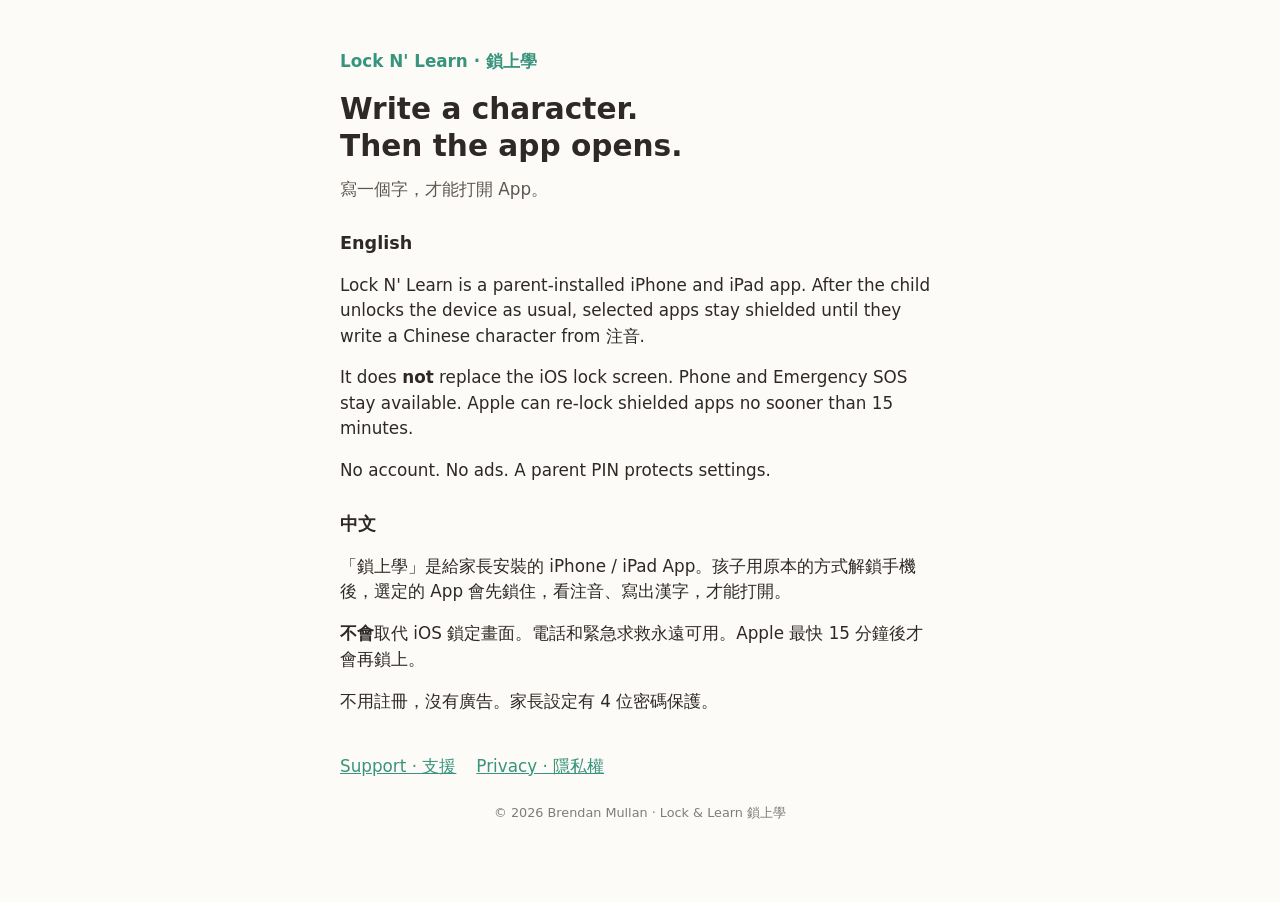
<file: index.html>
<!DOCTYPE html>
<html lang="en">
<head>
  <meta charset="utf-8">
  <meta name="viewport" content="width=device-width, initial-scale=1">
  <title>Lock N' Learn · 鎖上學</title>
  <link rel="stylesheet" href="style.css">
</head>
<body>
  <header>
    <p class="mark">Lock N' Learn · 鎖上學</p>
    <h1>Write a character.<br>Then the app opens.</h1>
    <p class="lede">寫一個字，才能打開 App。</p>
  </header>

  <main>
    <section>
      <h2>English</h2>
      <p>Lock N' Learn is a parent-installed iPhone and iPad app. After the child unlocks the device as usual, selected apps stay shielded until they write a Chinese character from 注音.</p>
      <p>It does <strong>not</strong> replace the iOS lock screen. Phone and Emergency SOS stay available. Apple can re-lock shielded apps no sooner than 15 minutes.</p>
      <p>No account. No ads. A parent PIN protects settings.</p>
    </section>

    <section>
      <h2>中文</h2>
      <p>「鎖上學」是給家長安裝的 iPhone / iPad App。孩子用原本的方式解鎖手機後，選定的 App 會先鎖住，看注音、寫出漢字，才能打開。</p>
      <p><strong>不會</strong>取代 iOS 鎖定畫面。電話和緊急求救永遠可用。Apple 最快 15 分鐘後才會再鎖上。</p>
      <p>不用註冊，沒有廣告。家長設定有 4 位密碼保護。</p>
    </section>
  </main>

  <nav>
    <a href="support.html">Support · 支援</a>
    <a href="privacy.html">Privacy · 隱私權</a>
  </nav>
  <footer><p class="owner">© 2026 Brendan Mullan · Lock &amp; Learn 鎖上學</p></footer>
</body>
</html>
</file>
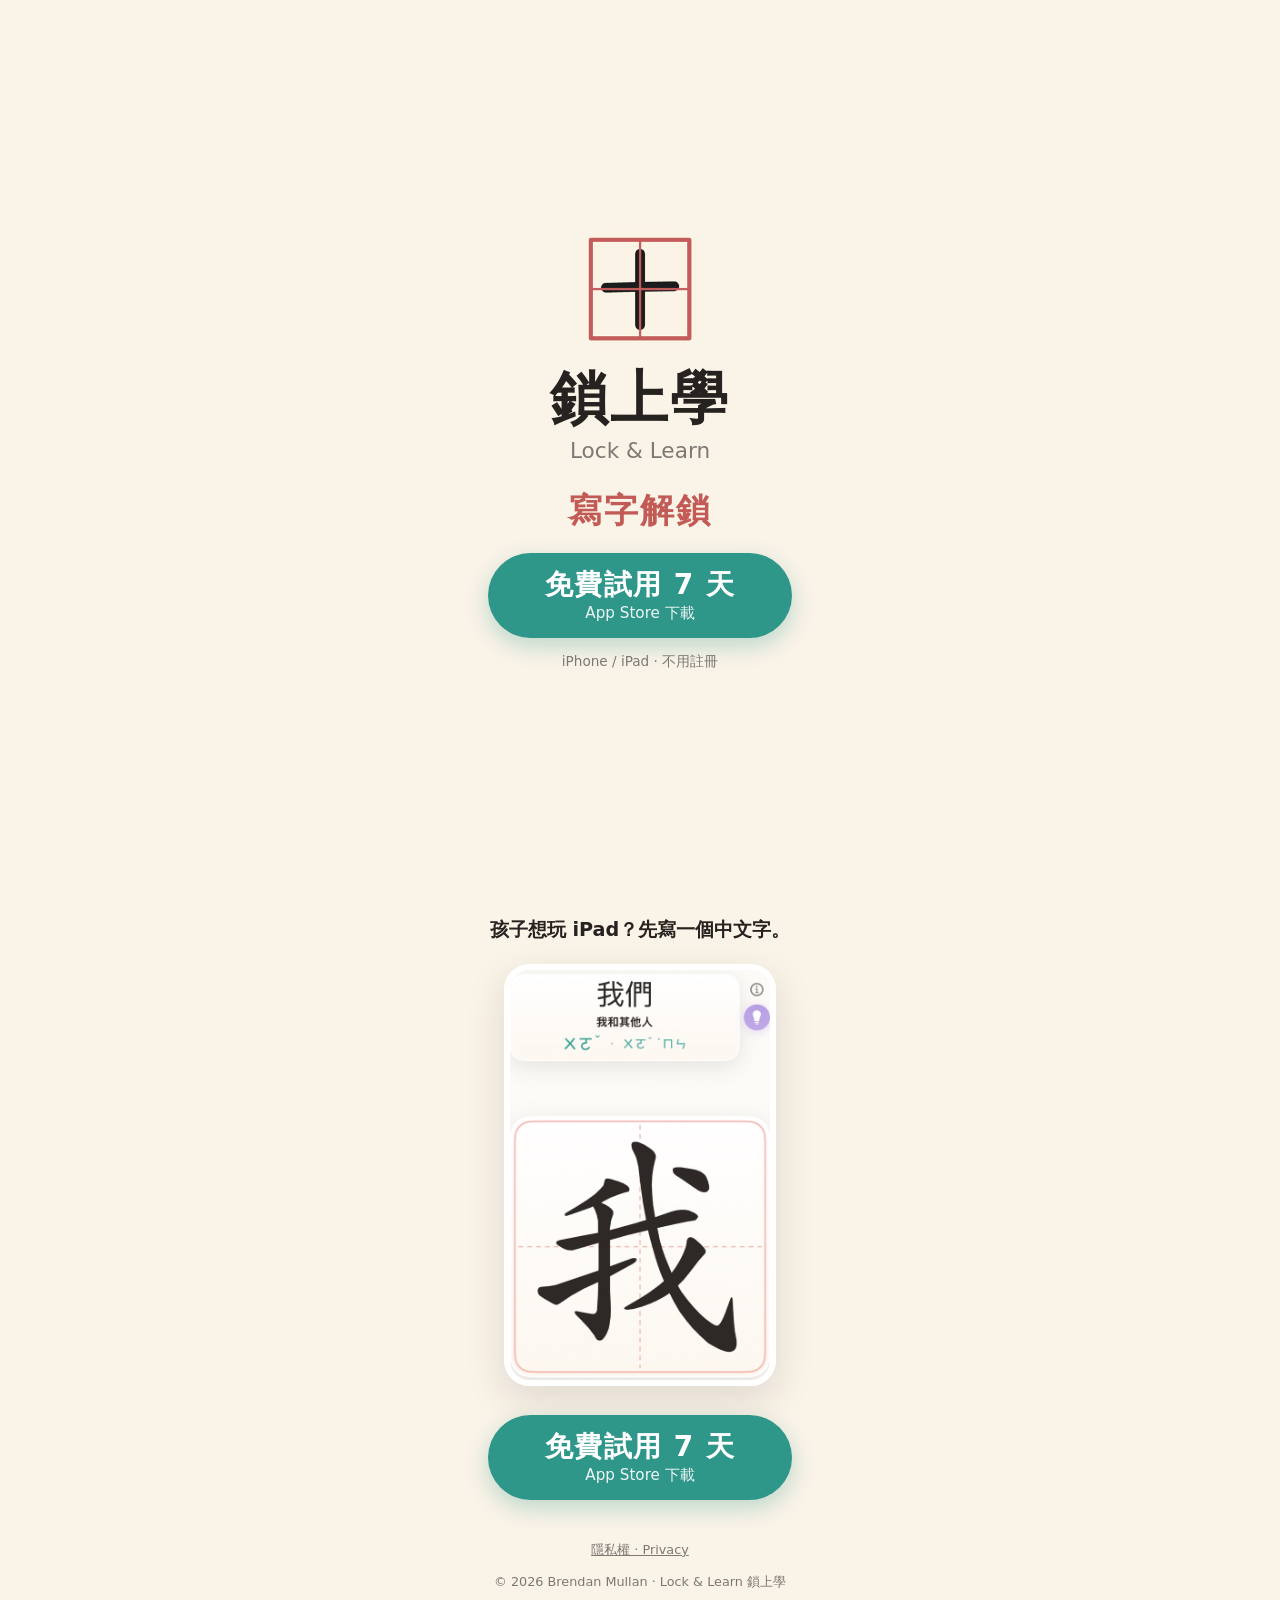
<file: get.html>
<!DOCTYPE html>
<html lang="zh-Hant-TW">
<head>
  <meta charset="utf-8">
  <meta name="viewport" content="width=device-width, initial-scale=1, viewport-fit=cover">
  <title>鎖上學 · 寫字解鎖</title>
  <meta name="description" content="孩子想玩 iPad？先寫一個中文字。寫對了，遊戲才會打開。">
  <meta name="theme-color" content="#faf3e8">
  <meta property="og:title" content="鎖上學 · 寫字解鎖">
  <meta property="og:description" content="孩子想玩 iPad？先寫一個中文字。">
  <meta property="og:image" content="https://smaggmeron-code.github.io/Lock-n-Learn/get-wo.jpg">
  <link rel="apple-touch-icon" href="get-icon.png">
  <link rel="icon" href="get-icon.png">
  <style>
    :root {
      --bg: #faf3e8;
      --ink: #26221f;
      --grey: #7d7873;
      --red: #c25a55;
      --teal: #2f978a;
      --teal-dark: #267e73;
    }
    * { box-sizing: border-box; }
    html { -webkit-text-size-adjust: 100%; }
    body {
      margin: 0;
      background: var(--bg);
      color: var(--ink);
      font: 17px/1.5 -apple-system, BlinkMacSystemFont, "PingFang TC", "Noto Sans TC", system-ui, sans-serif;
      text-align: center;
    }
    /* First screen = the video's end card, so the tap feels like the same ad continuing. */
    .card {
      min-height: 100svh;
      display: flex;
      flex-direction: column;
      align-items: center;
      justify-content: center;
      padding: 2rem 1.25rem calc(2rem + env(safe-area-inset-bottom));
    }
    .icon { width: 7.5rem; height: 7.5rem; border-radius: 1.7rem; }
    h1 { font-size: 3.6rem; line-height: 1.1; font-weight: 900; letter-spacing: .04em; margin: 1.1rem 0 .3rem; }
    .en { color: var(--grey); font-size: 1.35rem; margin: 0; }
    .tag { color: var(--red); font-size: 2.1rem; font-weight: 900; letter-spacing: .06em; margin: 1.2rem 0 1rem; }

    .cta {
      display: block;
      width: 100%;
      max-width: 19rem;
      background: var(--teal);
      color: #fff;
      text-decoration: none;
      border-radius: 999px;
      padding: .9rem 1.5rem .8rem;
      box-shadow: 0 8px 22px rgba(47,151,138,.3);
      transition: background .15s, transform .1s;
    }
    .cta:hover { background: var(--teal-dark); }
    .cta:active { transform: scale(.97); }
    .cta b { display: block; font-size: 1.75rem; font-weight: 900; letter-spacing: .05em; line-height: 1.25; }
    .cta span { display: block; font-size: .95rem; opacity: .92; }
    .note { color: var(--grey); font-size: .85rem; margin: .8rem 0 0; }

    /* Below the fold: one picture, one line, the same button again. */
    .more { max-width: 26rem; margin: 0 auto; padding: 1rem 1.25rem 2.5rem; }
    .more p { font-size: 1.2rem; font-weight: 700; margin: 0 0 1.2rem; }
    .shot {
      display: block;
      width: 78%;
      max-width: 17rem;
      height: auto;
      margin: 0 auto 1.8rem;
      border-radius: 1.6rem;
      border: 6px solid #fff;
      box-shadow: 0 14px 40px rgba(31,27,24,.12);
    }
    .more .cta { margin: 0 auto; }

    footer { color: var(--grey); font-size: .8rem; padding: 0 1.25rem calc(2rem + env(safe-area-inset-bottom)); }
    footer a { color: inherit; }
  </style>
</head>
<body>
  <section class="card">
    <img class="icon" src="get-icon.png" alt="" width="120" height="120">
    <h1>鎖上學</h1>
    <p class="en">Lock &amp; Learn</p>
    <p class="tag">寫字解鎖</p>
    <a class="cta" data-tap="top" href="https://apps.apple.com/app/apple-store/id6811321479?pt=129418115&amp;ct=fb-ad03&amp;mt=8">
      <b>免費試用 7 天</b>
      <span>App Store 下載</span>
    </a>
    <p class="note">iPhone / iPad · 不用註冊</p>
  </section>

  <section class="more">
    <p>孩子想玩 iPad？先寫一個中文字。</p>
    <img class="shot" src="get-wo.jpg" width="571" height="900" alt="鎖上學：看注音，寫出「我」字">
    <a class="cta" data-tap="bottom" href="https://apps.apple.com/app/apple-store/id6811321479?pt=129418115&amp;ct=fb-ad03&amp;mt=8">
      <b>免費試用 7 天</b>
      <span>App Store 下載</span>
    </a>
  </section>

  <footer>
    <a href="privacy.html">隱私權 · Privacy</a>
    <p class="owner">© 2026 Brendan Mullan · Lock &amp; Learn 鎖上學</p>
  </footer>

  <script>
    // Anonymous counts only: no cookies, nothing sent to Meta.
    (function () {
      var host = location.hostname;
      if (!/github\.io$/.test(host)) return; // don't count local previews
      var base = "https://abacus.jasoncameron.dev/hit/locknlearn-tw/";
      function hit(key) {
        try { fetch(base + key, { mode: "no-cors", keepalive: true }); } catch (e) {}
      }
      hit("get-view");
      document.querySelectorAll("[data-tap]").forEach(function (a) {
        a.addEventListener("click", function () {
          hit("get-tap");
          hit("get-tap-" + a.getAttribute("data-tap"));
        });
      });
    })();
  </script>
</body>
</html>
</file>
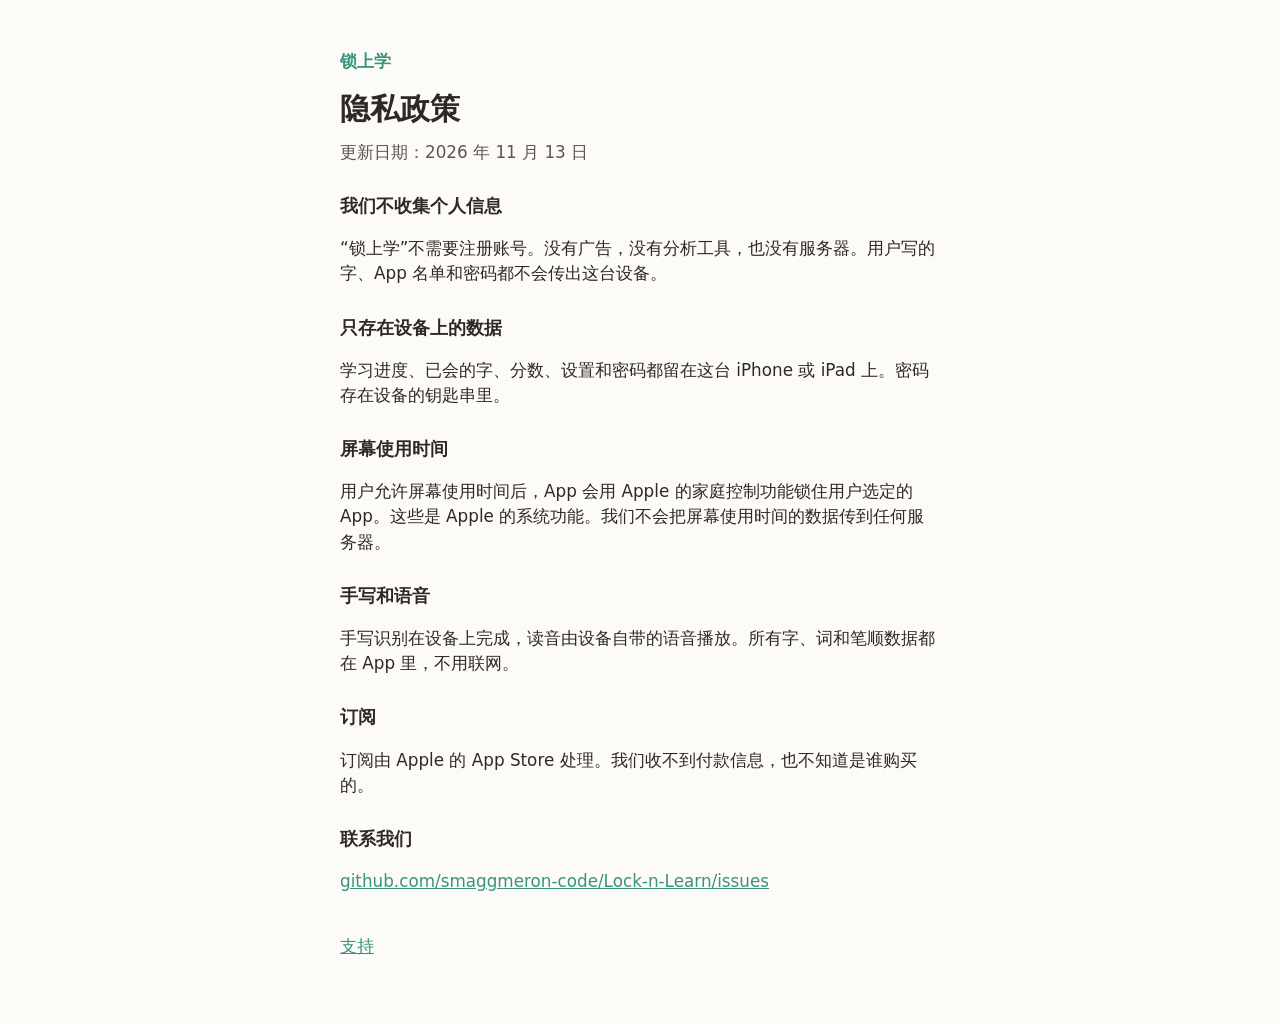
<file: privacy-cn.html>
<!DOCTYPE html>
<html lang="zh-Hans">
<head>
  <meta charset="utf-8">
  <meta name="viewport" content="width=device-width, initial-scale=1">
  <title>隐私政策 · 锁上学</title>
  <link rel="stylesheet" href="style.css">
</head>
<body>
  <header>
    <p class="mark">锁上学</p>
    <h1>隐私政策</h1>
    <p class="lede">更新日期：2026 年 11 月 13 日</p>
  </header>

  <main>
    <section>
      <h2>我们不收集个人信息</h2>
      <p>“锁上学”不需要注册账号。没有广告，没有分析工具，也没有服务器。用户写的字、App 名单和密码都不会传出这台设备。</p>
    </section>

    <section>
      <h2>只存在设备上的数据</h2>
      <p>学习进度、已会的字、分数、设置和密码都留在这台 iPhone 或 iPad 上。密码存在设备的钥匙串里。</p>
    </section>

    <section>
      <h2>屏幕使用时间</h2>
      <p>用户允许屏幕使用时间后，App 会用 Apple 的家庭控制功能锁住用户选定的 App。这些是 Apple 的系统功能。我们不会把屏幕使用时间的数据传到任何服务器。</p>
    </section>

    <section>
      <h2>手写和语音</h2>
      <p>手写识别在设备上完成，读音由设备自带的语音播放。所有字、词和笔顺数据都在 App 里，不用联网。</p>
    </section>

    <section>
      <h2>订阅</h2>
      <p>订阅由 Apple 的 App Store 处理。我们收不到付款信息，也不知道是谁购买的。</p>
    </section>

    <section>
      <h2>联系我们</h2>
      <p><a href="https://github.com/smaggmeron-code/Lock-n-Learn/issues">github.com/smaggmeron-code/Lock-n-Learn/issues</a></p>
    </section>
  </main>

  <nav>
    <a href="support-cn.html">支持</a>
  </nav>
</body>
</html>
</file>
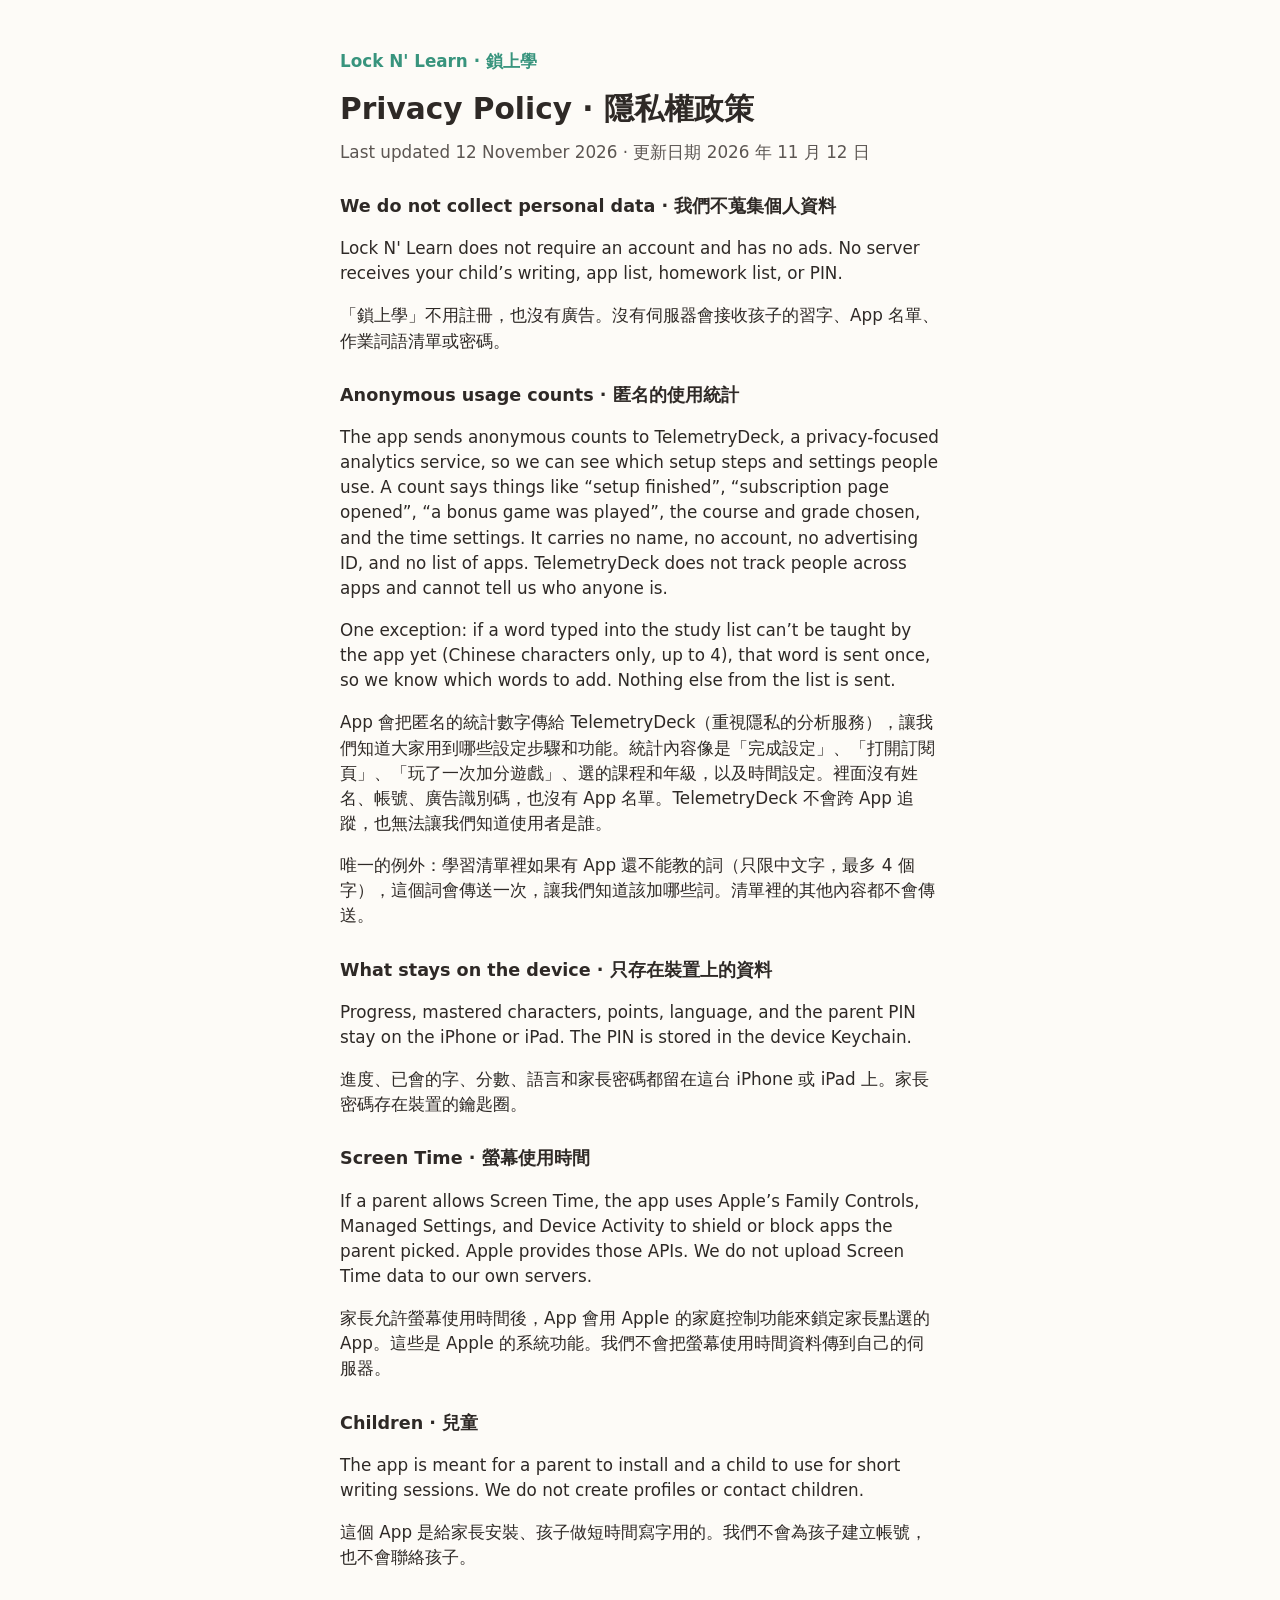
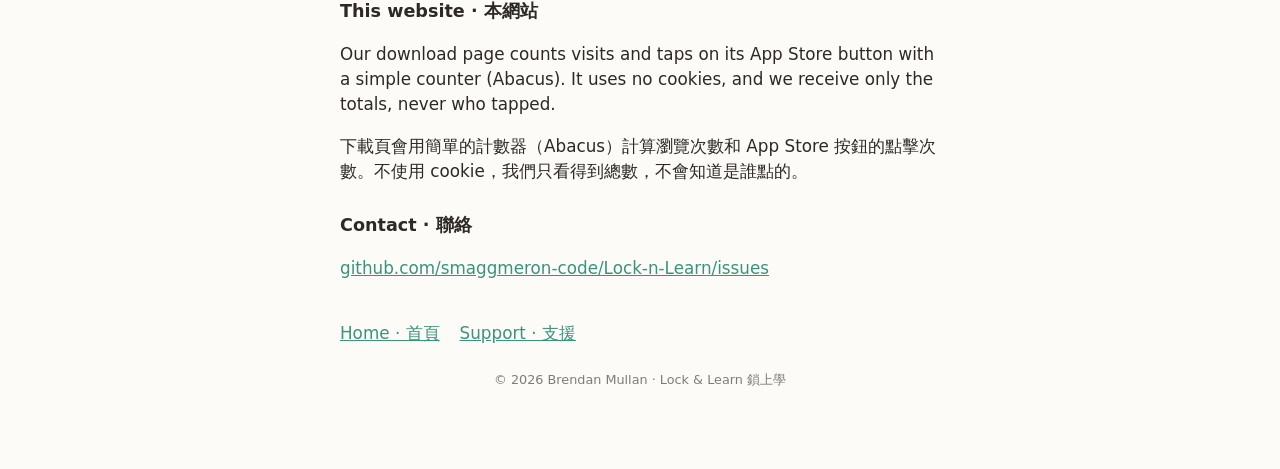
<file: privacy.html>
<!DOCTYPE html>
<html lang="en">
<head>
  <meta charset="utf-8">
  <meta name="viewport" content="width=device-width, initial-scale=1">
  <title>Privacy · Lock N' Learn</title>
  <link rel="stylesheet" href="style.css">
</head>
<body>
  <header>
    <p class="mark"><a href="index.html">Lock N' Learn · 鎖上學</a></p>
    <h1>Privacy Policy · 隱私權政策</h1>
    <p class="lede">Last updated 12 November 2026 · 更新日期 2026 年 11 月 12 日</p>
  </header>

  <main>
    <section>
      <h2>We do not collect personal data · 我們不蒐集個人資料</h2>
      <p>Lock N' Learn does not require an account and has no ads. No server receives your child’s writing, app list, homework list, or PIN.</p>
      <p>「鎖上學」不用註冊，也沒有廣告。沒有伺服器會接收孩子的習字、App 名單、作業詞語清單或密碼。</p>
    </section>

    <section>
      <h2>Anonymous usage counts · 匿名的使用統計</h2>
      <p>The app sends anonymous counts to TelemetryDeck, a privacy-focused analytics service, so we can see which setup steps and settings people use. A count says things like “setup finished”, “subscription page opened”, “a bonus game was played”, the course and grade chosen, and the time settings. It carries no name, no account, no advertising ID, and no list of apps. TelemetryDeck does not track people across apps and cannot tell us who anyone is.</p>
      <p>One exception: if a word typed into the study list can’t be taught by the app yet (Chinese characters only, up to 4), that word is sent once, so we know which words to add. Nothing else from the list is sent.</p>
      <p>App 會把匿名的統計數字傳給 TelemetryDeck（重視隱私的分析服務），讓我們知道大家用到哪些設定步驟和功能。統計內容像是「完成設定」、「打開訂閱頁」、「玩了一次加分遊戲」、選的課程和年級，以及時間設定。裡面沒有姓名、帳號、廣告識別碼，也沒有 App 名單。TelemetryDeck 不會跨 App 追蹤，也無法讓我們知道使用者是誰。</p>
      <p>唯一的例外：學習清單裡如果有 App 還不能教的詞（只限中文字，最多 4 個字），這個詞會傳送一次，讓我們知道該加哪些詞。清單裡的其他內容都不會傳送。</p>
    </section>

    <section>
      <h2>What stays on the device · 只存在裝置上的資料</h2>
      <p>Progress, mastered characters, points, language, and the parent PIN stay on the iPhone or iPad. The PIN is stored in the device Keychain.</p>
      <p>進度、已會的字、分數、語言和家長密碼都留在這台 iPhone 或 iPad 上。家長密碼存在裝置的鑰匙圈。</p>
    </section>

    <section>
      <h2>Screen Time · 螢幕使用時間</h2>
      <p>If a parent allows Screen Time, the app uses Apple’s Family Controls, Managed Settings, and Device Activity to shield or block apps the parent picked. Apple provides those APIs. We do not upload Screen Time data to our own servers.</p>
      <p>家長允許螢幕使用時間後，App 會用 Apple 的家庭控制功能來鎖定家長點選的 App。這些是 Apple 的系統功能。我們不會把螢幕使用時間資料傳到自己的伺服器。</p>
    </section>

    <section>
      <h2>Children · 兒童</h2>
      <p>The app is meant for a parent to install and a child to use for short writing sessions. We do not create profiles or contact children.</p>
      <p>這個 App 是給家長安裝、孩子做短時間寫字用的。我們不會為孩子建立帳號，也不會聯絡孩子。</p>
    </section>

    <section>
      <h2>This website · 本網站</h2>
      <p>Our download page counts visits and taps on its App Store button with a simple counter (Abacus). It uses no cookies, and we receive only the totals, never who tapped.</p>
      <p>下載頁會用簡單的計數器（Abacus）計算瀏覽次數和 App Store 按鈕的點擊次數。不使用 cookie，我們只看得到總數，不會知道是誰點的。</p>
    </section>

    <section>
      <h2>Contact · 聯絡</h2>
      <p><a href="https://github.com/smaggmeron-code/Lock-n-Learn/issues">github.com/smaggmeron-code/Lock-n-Learn/issues</a></p>
    </section>
  </main>

  <nav>
    <a href="index.html">Home · 首頁</a>
    <a href="support.html">Support · 支援</a>
  </nav>
  <footer><p class="owner">© 2026 Brendan Mullan · Lock &amp; Learn 鎖上學</p></footer>
</body>
</html>
</file>
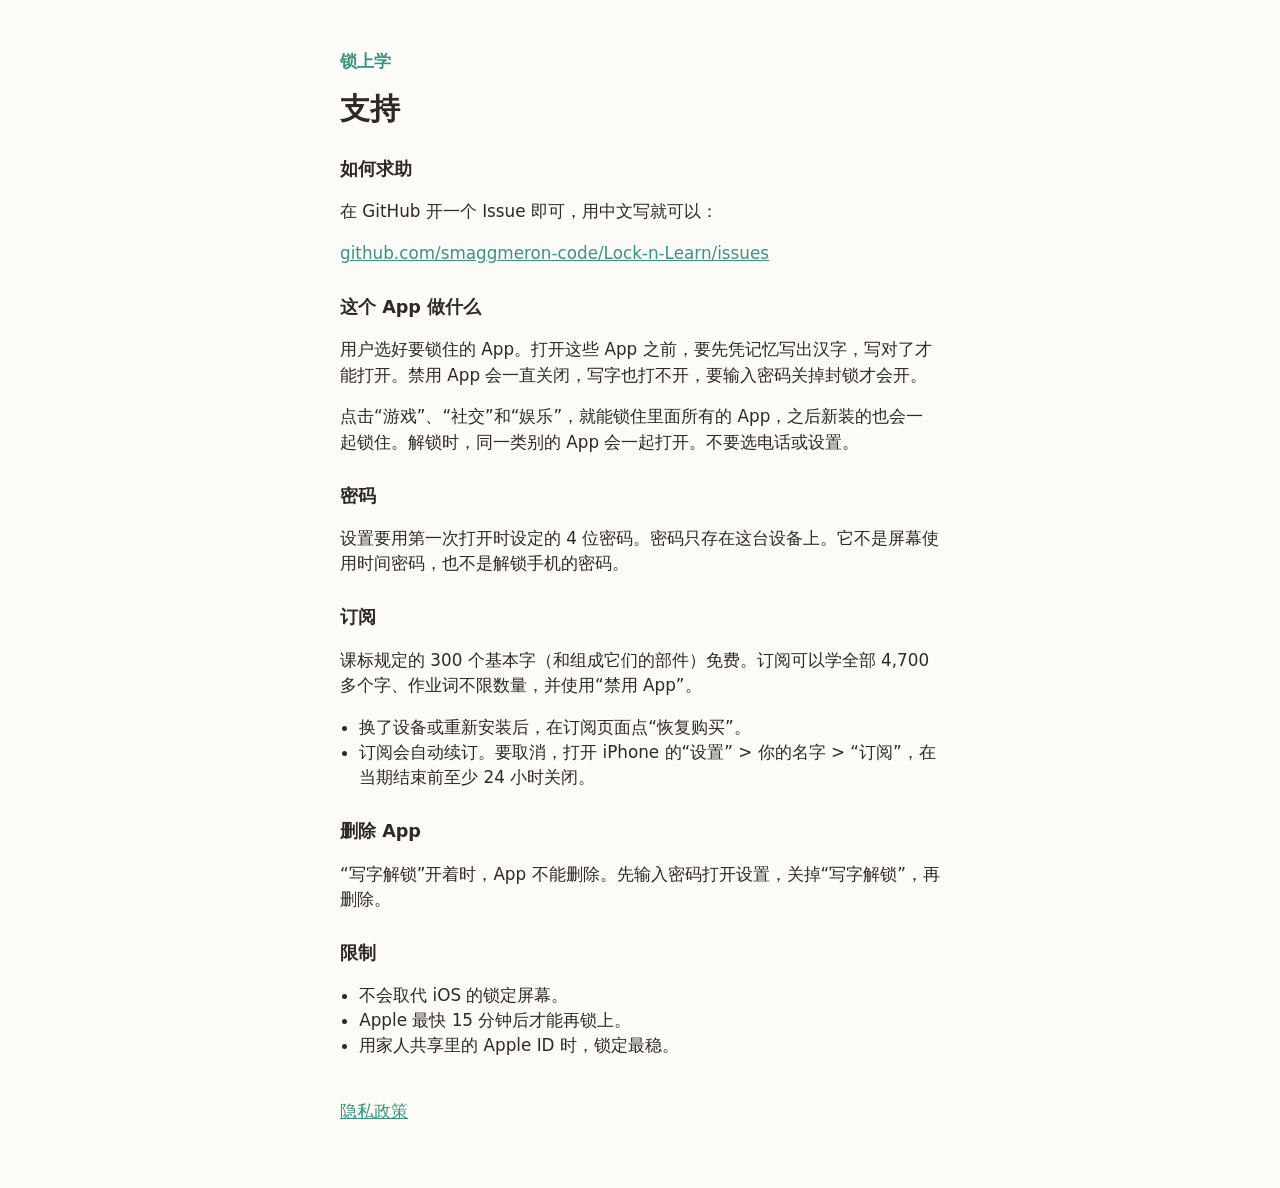
<file: support-cn.html>
<!DOCTYPE html>
<html lang="zh-Hans">
<head>
  <meta charset="utf-8">
  <meta name="viewport" content="width=device-width, initial-scale=1">
  <title>支持 · 锁上学</title>
  <link rel="stylesheet" href="style.css">
</head>
<body>
  <header>
    <p class="mark">锁上学</p>
    <h1>支持</h1>
  </header>

  <main>
    <section>
      <h2>如何求助</h2>
      <p>在 GitHub 开一个 Issue 即可，用中文写就可以：</p>
      <p><a href="https://github.com/smaggmeron-code/Lock-n-Learn/issues">github.com/smaggmeron-code/Lock-n-Learn/issues</a></p>
    </section>

    <section>
      <h2>这个 App 做什么</h2>
      <p>用户选好要锁住的 App。打开这些 App 之前，要先凭记忆写出汉字，写对了才能打开。禁用 App 会一直关闭，写字也打不开，要输入密码关掉封锁才会开。</p>
      <p>点击“游戏”、“社交”和“娱乐”，就能锁住里面所有的 App，之后新装的也会一起锁住。解锁时，同一类别的 App 会一起打开。不要选电话或设置。</p>
    </section>

    <section>
      <h2>密码</h2>
      <p>设置要用第一次打开时设定的 4 位密码。密码只存在这台设备上。它不是屏幕使用时间密码，也不是解锁手机的密码。</p>
    </section>

    <section>
      <h2>订阅</h2>
      <p>课标规定的 300 个基本字（和组成它们的部件）免费。订阅可以学全部 4,700 多个字、作业词不限数量，并使用“禁用 App”。</p>
      <ul>
        <li>换了设备或重新安装后，在订阅页面点“恢复购买”。</li>
        <li>订阅会自动续订。要取消，打开 iPhone 的“设置” &gt; 你的名字 &gt; “订阅”，在当期结束前至少 24 小时关闭。</li>
      </ul>
    </section>

    <section>
      <h2>删除 App</h2>
      <p>“写字解锁”开着时，App 不能删除。先输入密码打开设置，关掉“写字解锁”，再删除。</p>
    </section>

    <section>
      <h2>限制</h2>
      <ul>
        <li>不会取代 iOS 的锁定屏幕。</li>
        <li>Apple 最快 15 分钟后才能再锁上。</li>
        <li>用家人共享里的 Apple ID 时，锁定最稳。</li>
      </ul>
    </section>
  </main>

  <nav>
    <a href="privacy-cn.html">隐私政策</a>
  </nav>
</body>
</html>
</file>
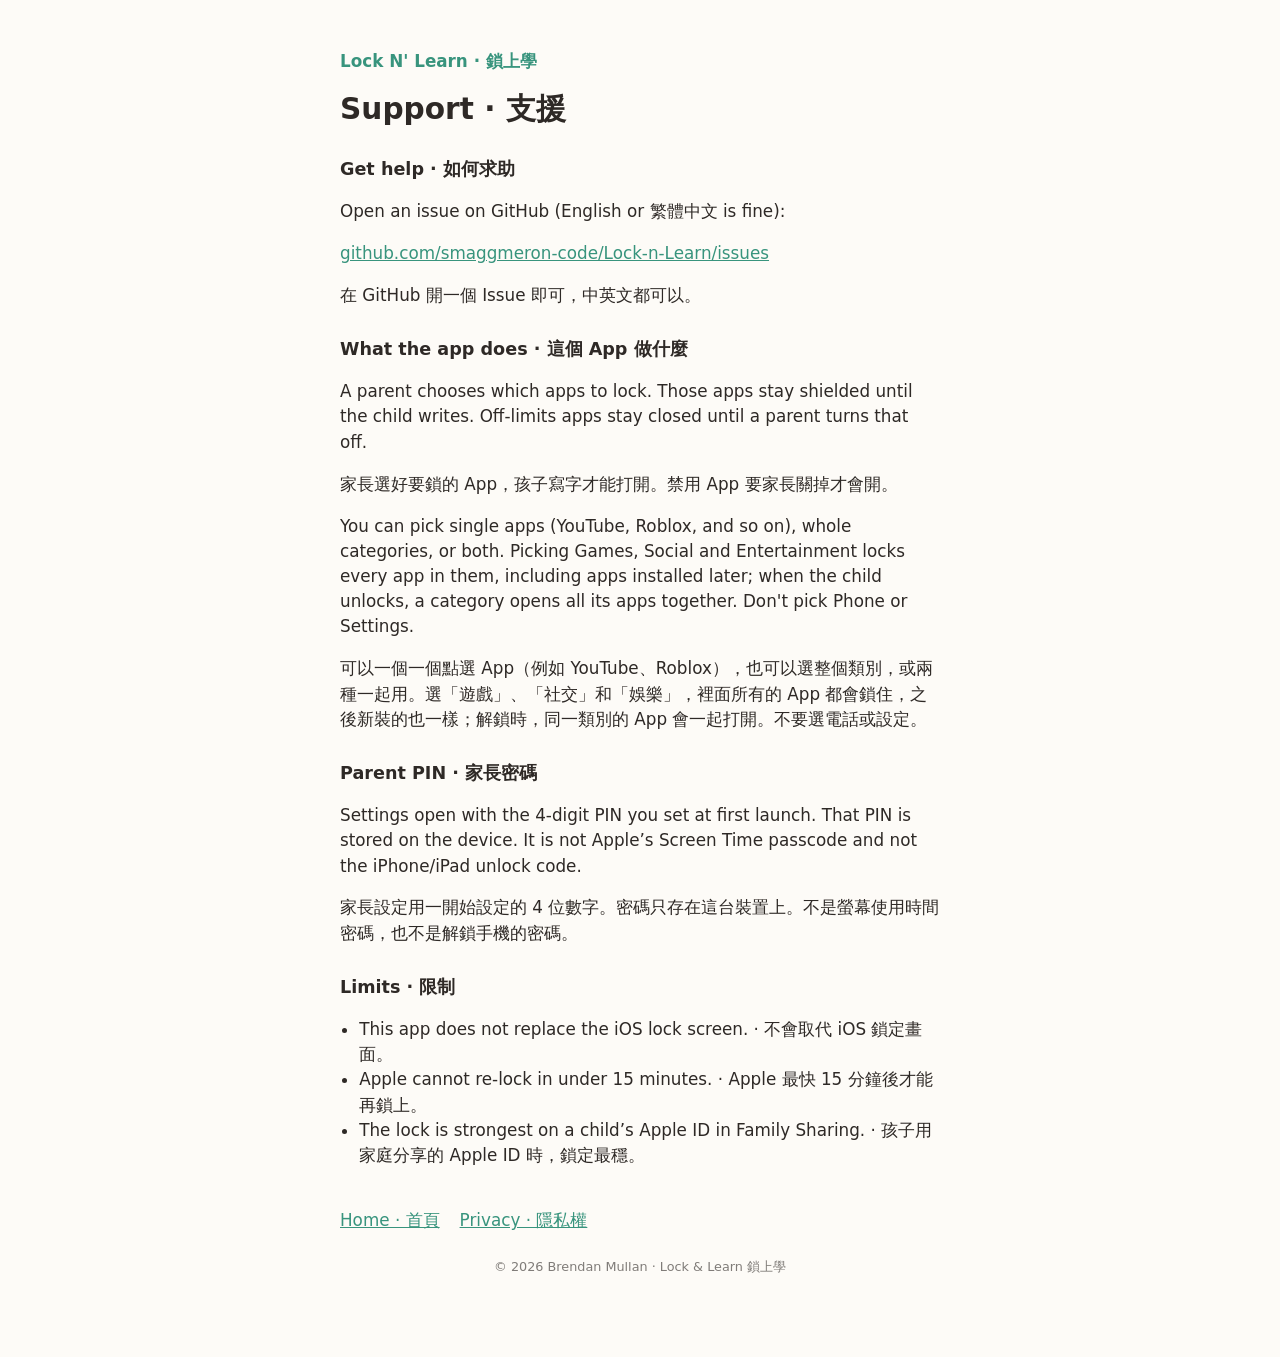
<file: support.html>
<!DOCTYPE html>
<html lang="en">
<head>
  <meta charset="utf-8">
  <meta name="viewport" content="width=device-width, initial-scale=1">
  <title>Support · Lock N' Learn</title>
  <link rel="stylesheet" href="style.css">
</head>
<body>
  <header>
    <p class="mark"><a href="index.html">Lock N' Learn · 鎖上學</a></p>
    <h1>Support · 支援</h1>
  </header>

  <main>
    <section>
      <h2>Get help · 如何求助</h2>
      <p>Open an issue on GitHub (English or 繁體中文 is fine):</p>
      <p><a href="https://github.com/smaggmeron-code/Lock-n-Learn/issues">github.com/smaggmeron-code/Lock-n-Learn/issues</a></p>
      <p>在 GitHub 開一個 Issue 即可，中英文都可以。</p>
    </section>

    <section>
      <h2>What the app does · 這個 App 做什麼</h2>
      <p>A parent chooses which apps to lock. Those apps stay shielded until the child writes. Off-limits apps stay closed until a parent turns that off.</p>
      <p>家長選好要鎖的 App，孩子寫字才能打開。禁用 App 要家長關掉才會開。</p>
      <p>You can pick single apps (YouTube, Roblox, and so on), whole categories, or both. Picking Games, Social and Entertainment locks every app in them, including apps installed later; when the child unlocks, a category opens all its apps together. Don't pick Phone or Settings.</p>
      <p>可以一個一個點選 App（例如 YouTube、Roblox），也可以選整個類別，或兩種一起用。選「遊戲」、「社交」和「娛樂」，裡面所有的 App 都會鎖住，之後新裝的也一樣；解鎖時，同一類別的 App 會一起打開。不要選電話或設定。</p>
    </section>

    <section>
      <h2>Parent PIN · 家長密碼</h2>
      <p>Settings open with the 4-digit PIN you set at first launch. That PIN is stored on the device. It is not Apple’s Screen Time passcode and not the iPhone/iPad unlock code.</p>
      <p>家長設定用一開始設定的 4 位數字。密碼只存在這台裝置上。不是螢幕使用時間密碼，也不是解鎖手機的密碼。</p>
    </section>

    <section>
      <h2>Limits · 限制</h2>
      <ul>
        <li>This app does not replace the iOS lock screen. · 不會取代 iOS 鎖定畫面。</li>
        <li>Apple cannot re-lock in under 15 minutes. · Apple 最快 15 分鐘後才能再鎖上。</li>
        <li>The lock is strongest on a child’s Apple ID in Family Sharing. · 孩子用家庭分享的 Apple ID 時，鎖定最穩。</li>
      </ul>
    </section>
  </main>

  <nav>
    <a href="index.html">Home · 首頁</a>
    <a href="privacy.html">Privacy · 隱私權</a>
  </nav>
  <footer><p class="owner">© 2026 Brendan Mullan · Lock &amp; Learn 鎖上學</p></footer>
</body>
</html>
</file>
<file: style.css>
:root {
  --cream: #fdfbf7;
  --ink: #2e2926;
  --muted: #5c5652;
  --teal: #38947d;
}
* { box-sizing: border-box; }
body {
  margin: 0 auto;
  max-width: 40rem;
  padding: 2rem 1.25rem 4rem;
  background: var(--cream);
  color: var(--ink);
  font: 1.05rem/1.5 system-ui, "PingFang TC", "Noto Sans TC", sans-serif;
}
.mark { font-weight: 700; color: var(--teal); }
.mark a { color: inherit; text-decoration: none; }
h1 { font-size: 1.85rem; line-height: 1.25; margin: 0.3rem 0 0.75rem; }
.lede { color: var(--muted); margin-top: 0; }
h2 { font-size: 1.1rem; margin-top: 1.75rem; }
a { color: var(--teal); }
nav { margin-top: 2.5rem; display: flex; gap: 1.25rem; }
ul { padding-left: 1.2rem; }

.owner { text-align: center; font-size: 0.8rem; opacity: 0.6; margin: 1.5rem 0 1rem; }
</file>
